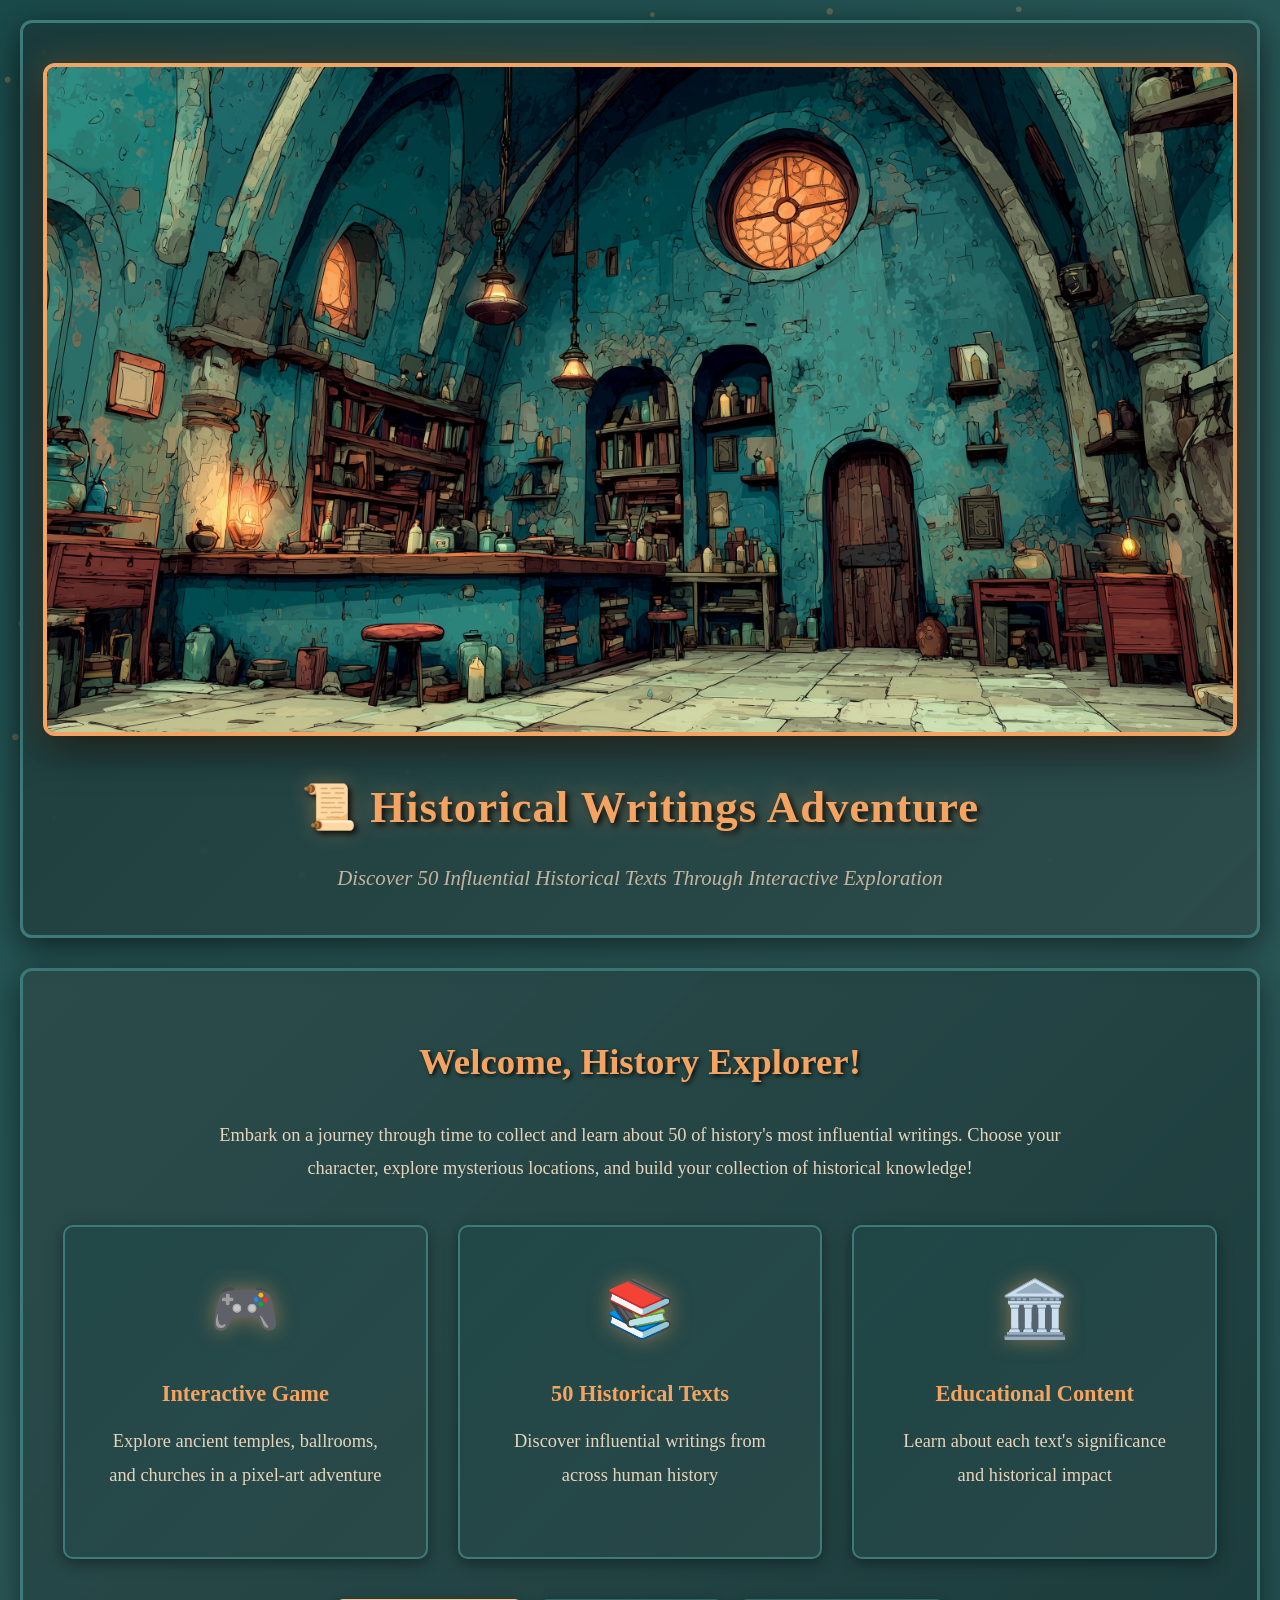
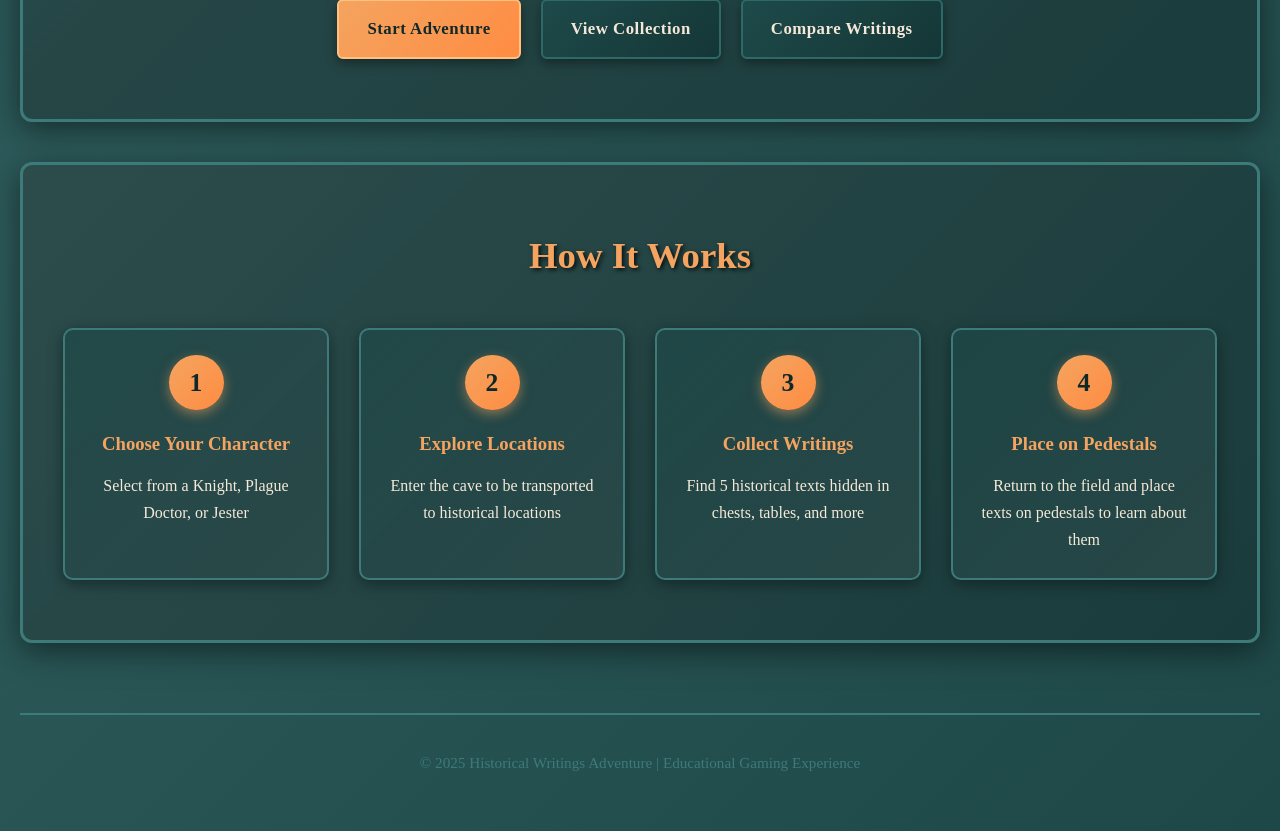
<file: index.html>
<!DOCTYPE html>
<html lang="en">
<head>
    <meta charset="UTF-8">
    <meta name="viewport" content="width=device-width, initial-scale=1.0">
    <title>Historical Writings Adventure - Learn History Through Gaming</title>
    <link rel="stylesheet" href="styles.css">
</head>
<body>
    <canvas id="particleCanvas" class="particle-canvas"></canvas>

    <div class="container">
        <header>
            <div class="header-image">
                <img src="weekelevenpic.png" alt="Historical Writings Adventure" onerror="this.style.display='none'">
            </div>
            <h1>📜 Historical Writings Adventure</h1>
            <p class="tagline">Discover 50 Influential Historical Texts Through Interactive Exploration</p>
        </header>

        <main>
            <section class="hero">
                <div class="hero-content">
                    <h2>Welcome, History Explorer!</h2>
                    <p>Embark on a journey through time to collect and learn about 50 of history's most influential writings. Choose your character, explore mysterious locations, and build your collection of historical knowledge!</p>

                    <div class="features">
                        <div class="feature">
                            <div class="icon">🎮</div>
                            <h3>Interactive Game</h3>
                            <p>Explore ancient temples, ballrooms, and churches in a pixel-art adventure</p>
                        </div>
                        <div class="feature">
                            <div class="icon">📚</div>
                            <h3>50 Historical Texts</h3>
                            <p>Discover influential writings from across human history</p>
                        </div>
                        <div class="feature">
                            <div class="icon">🏛️</div>
                            <h3>Educational Content</h3>
                            <p>Learn about each text's significance and historical impact</p>
                        </div>
                    </div>

                    <div class="cta-buttons">
                        <a href="game.html" class="btn btn-primary">Start Adventure</a>
                        <a href="collection.html" class="btn btn-secondary">View Collection</a>
                        <a href="compare.html" class="btn btn-secondary">Compare Writings</a>
                    </div>
                </div>
            </section>

            <section class="about">
                <h2>How It Works</h2>
                <div class="steps">
                    <div class="step">
                        <div class="step-number">1</div>
                        <h3>Choose Your Character</h3>
                        <p>Select from a Knight, Plague Doctor, or Jester</p>
                    </div>
                    <div class="step">
                        <div class="step-number">2</div>
                        <h3>Explore Locations</h3>
                        <p>Enter the cave to be transported to historical locations</p>
                    </div>
                    <div class="step">
                        <div class="step-number">3</div>
                        <h3>Collect Writings</h3>
                        <p>Find 5 historical texts hidden in chests, tables, and more</p>
                    </div>
                    <div class="step">
                        <div class="step-number">4</div>
                        <h3>Place on Pedestals</h3>
                        <p>Return to the field and place texts on pedestals to learn about them</p>
                    </div>
                </div>
            </section>
        </main>

        <footer>
            <p>&copy; 2025 Historical Writings Adventure | Educational Gaming Experience</p>
        </footer>
    </div>

    <script src="particles.js"></script>
</body>
</html>
</file>
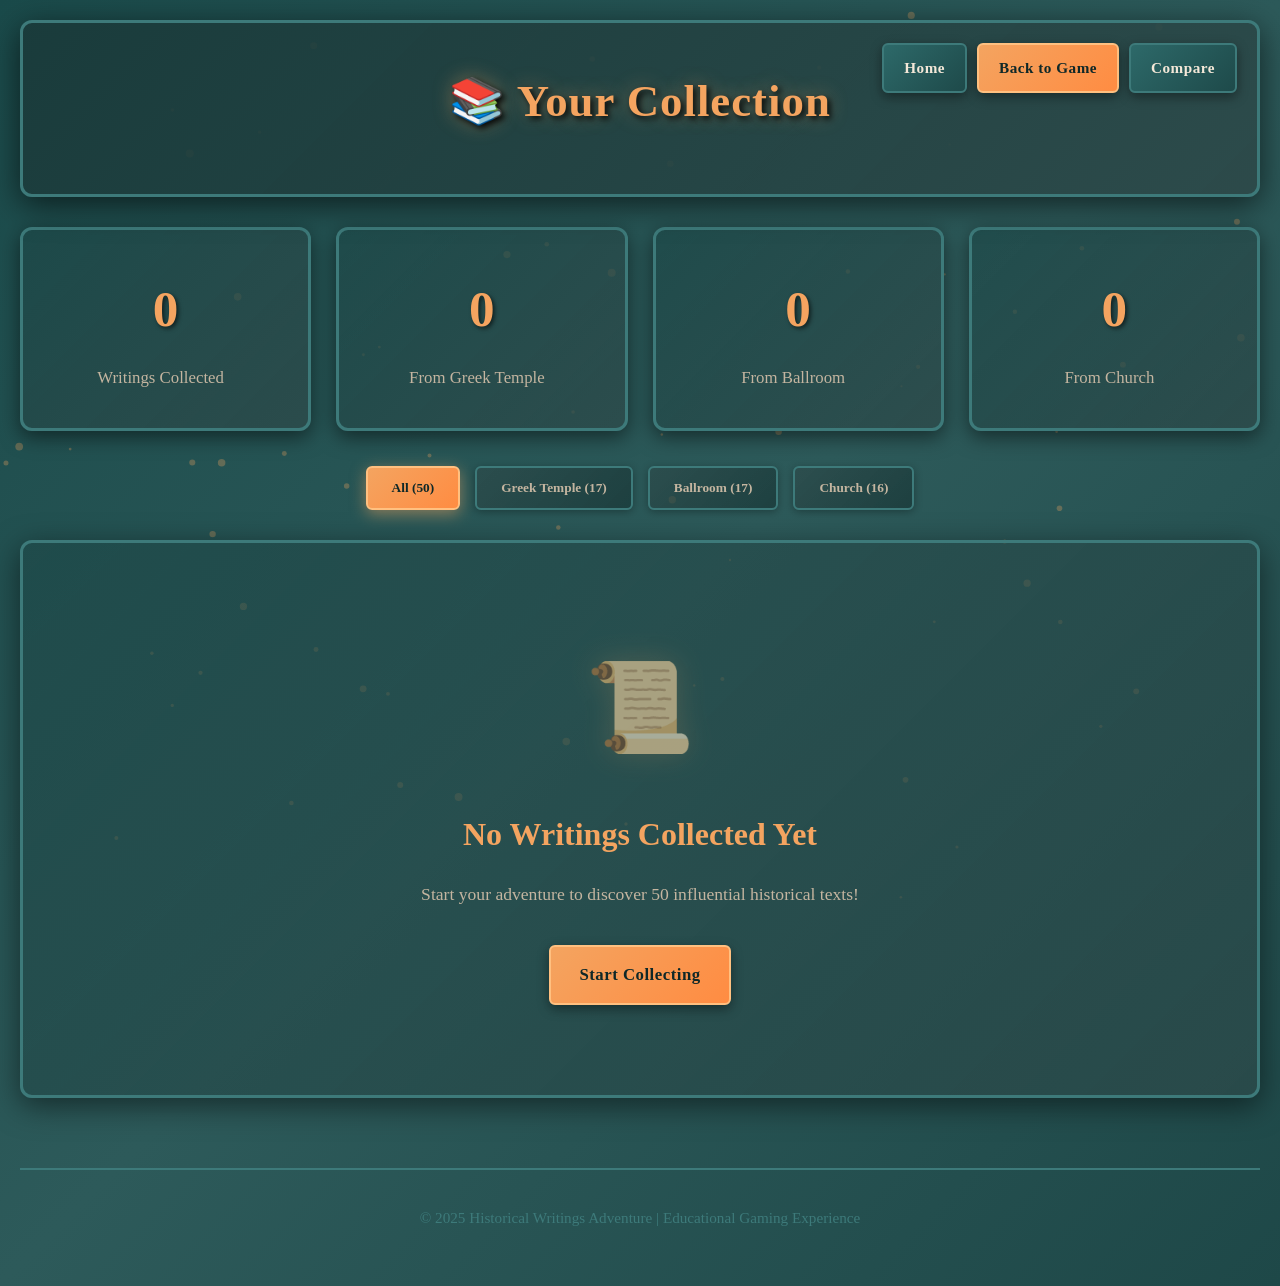
<file: collection.html>
<!DOCTYPE html>
<html lang="en">
<head>
    <meta charset="UTF-8">
    <meta name="viewport" content="width=device-width, initial-scale=1.0">
    <title>Your Collection - Historical Writings Adventure</title>
    <link rel="stylesheet" href="styles.css">
</head>
<body>
    <canvas id="particleCanvas" class="particle-canvas"></canvas>

    <div class="container">
        <header>
            <h1>📚 Your Collection</h1>
            <div class="header-controls">
                <a href="index.html" class="btn btn-small">Home</a>
                <a href="game.html" class="btn btn-small btn-primary">Back to Game</a>
                <a href="compare.html" class="btn btn-small">Compare</a>
            </div>
        </header>

        <main class="collection-page">
            <div class="collection-stats">
                <div class="stat-card">
                    <div class="stat-number" id="collectedCount">0</div>
                    <div class="stat-label">Writings Collected</div>
                </div>
                <div class="stat-card">
                    <div class="stat-number" id="templeCount">0</div>
                    <div class="stat-label">From Greek Temple</div>
                </div>
                <div class="stat-card">
                    <div class="stat-number" id="ballroomCount">0</div>
                    <div class="stat-label">From Ballroom</div>
                </div>
                <div class="stat-card">
                    <div class="stat-number" id="churchCount">0</div>
                    <div class="stat-label">From Church</div>
                </div>
            </div>

            <div class="collection-filters">
                <button class="filter-btn active" data-filter="all">All (50)</button>
                <button class="filter-btn" data-filter="temple">Greek Temple (17)</button>
                <button class="filter-btn" data-filter="ballroom">Ballroom (17)</button>
                <button class="filter-btn" data-filter="church">Church (16)</button>
            </div>

            <div id="collectionGrid" class="collection-grid">
                <!-- Items will be dynamically added here -->
            </div>

            <div id="noCollection" class="no-collection">
                <div class="empty-state">
                    <div class="empty-icon">📜</div>
                    <h2>No Writings Collected Yet</h2>
                    <p>Start your adventure to discover 50 influential historical texts!</p>
                    <a href="game.html" class="btn btn-primary">Start Collecting</a>
                </div>
            </div>
        </main>

        <footer>
            <p>&copy; 2025 Historical Writings Adventure | Educational Gaming Experience</p>
        </footer>
    </div>

    <!-- Detail Modal -->
    <div id="collectionDetailModal" class="modal">
        <div class="modal-content">
            <button class="close-modal">&times;</button>
            <div class="modal-header">
                <h2 id="modalTitle"></h2>
                <div class="modal-meta">
                    <span id="modalAuthor"></span>
                    <span id="modalYear"></span>
                </div>
            </div>
            <div class="modal-body">
                <div class="modal-section">
                    <h3>Summary</h3>
                    <p id="modalSummary"></p>
                </div>
                <div class="modal-section">
                    <h3>Description</h3>
                    <p id="modalDescription"></p>
                </div>
                <div class="modal-section">
                    <h3>Key Concepts</h3>
                    <ul id="modalConcepts"></ul>
                </div>
                <div class="modal-section">
                    <h3>Historical Significance</h3>
                    <p id="modalSignificance"></p>
                </div>
            </div>
            <div class="modal-footer">
                <button class="btn btn-secondary close-modal-btn">Close</button>
            </div>
        </div>
    </div>

    <script src="historical-data.js"></script>
    <script src="particles.js"></script>
    <script src="collection.js"></script>
</body>
</html>
</file>
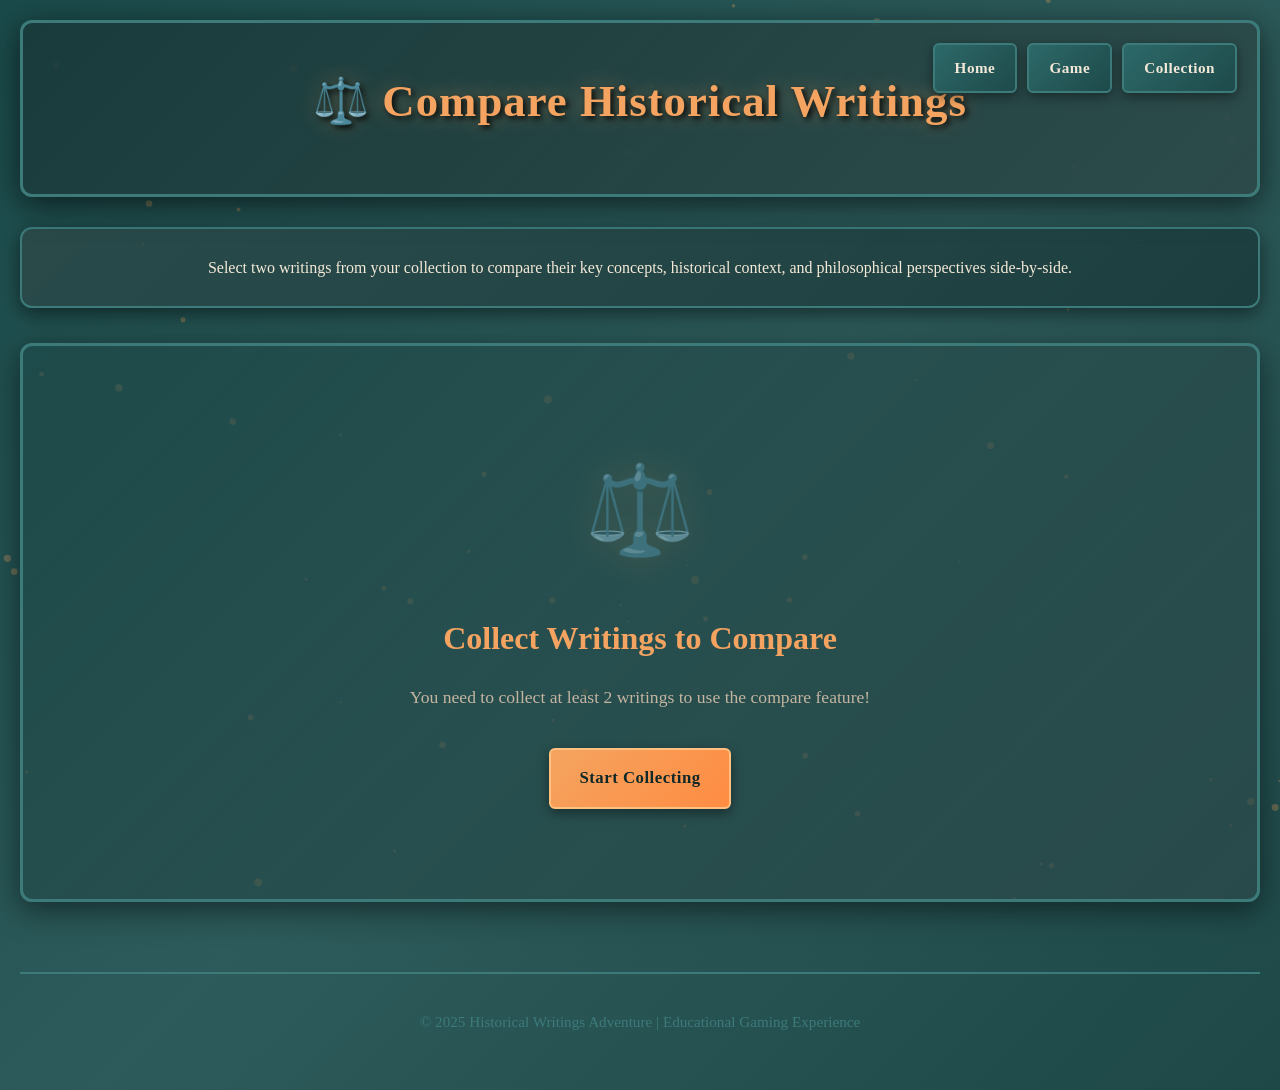
<file: compare.html>
<!DOCTYPE html>
<html lang="en">
<head>
    <meta charset="UTF-8">
    <meta name="viewport" content="width=device-width, initial-scale=1.0">
    <title>Compare Writings - Historical Writings Adventure</title>
    <link rel="stylesheet" href="styles.css">
</head>
<body>
    <canvas id="particleCanvas" class="particle-canvas"></canvas>

    <div class="container">
        <header>
            <h1>⚖️ Compare Historical Writings</h1>
            <div class="header-controls">
                <a href="index.html" class="btn btn-small">Home</a>
                <a href="game.html" class="btn btn-small">Game</a>
                <a href="collection.html" class="btn btn-small">Collection</a>
            </div>
        </header>

        <main class="compare-page">
            <div class="compare-intro">
                <p>Select two writings from your collection to compare their key concepts, historical context, and philosophical perspectives side-by-side.</p>
            </div>

            <!-- Selection Area -->
            <div class="compare-selection">
                <div class="selection-panel">
                    <h3>First Writing</h3>
                    <select id="writing1Select" class="writing-select">
                        <option value="">Select a writing...</option>
                    </select>
                    <div id="writing1Preview" class="writing-preview"></div>
                </div>

                <div class="selection-panel">
                    <h3>Second Writing</h3>
                    <select id="writing2Select" class="writing-select">
                        <option value="">Select a writing...</option>
                    </select>
                    <div id="writing2Preview" class="writing-preview"></div>
                </div>
            </div>

            <div class="compare-button-container">
                <button id="compareButton" class="btn btn-primary btn-large" disabled>Compare Writings</button>
            </div>

            <!-- Comparison Results -->
            <div id="comparisonResults" class="comparison-results" style="display: none;">
                <div class="comparison-header">
                    <h2>Comparison Results</h2>
                    <button id="clearComparison" class="btn btn-small btn-secondary">Clear</button>
                </div>

                <!-- Side by Side Info -->
                <div class="comparison-grid">
                    <div class="comparison-card">
                        <h3 id="compare1Title"></h3>
                        <div class="comparison-meta">
                            <span id="compare1Author"></span>
                            <span id="compare1Year"></span>
                        </div>
                        <div class="comparison-section">
                            <h4>Summary</h4>
                            <p id="compare1Summary"></p>
                        </div>
                        <div class="comparison-section">
                            <h4>Key Concepts</h4>
                            <ul id="compare1Concepts"></ul>
                        </div>
                    </div>

                    <div class="comparison-card">
                        <h3 id="compare2Title"></h3>
                        <div class="comparison-meta">
                            <span id="compare2Author"></span>
                            <span id="compare2Year"></span>
                        </div>
                        <div class="comparison-section">
                            <h4>Summary</h4>
                            <p id="compare2Summary"></p>
                        </div>
                        <div class="comparison-section">
                            <h4>Key Concepts</h4>
                            <ul id="compare2Concepts"></ul>
                        </div>
                    </div>
                </div>

                <!-- Analysis Section -->
                <div class="analysis-section">
                    <h3>📊 Comparative Analysis</h3>

                    <div class="analysis-card">
                        <h4>⏰ Historical Proximity</h4>
                        <div id="historicalProximity"></div>
                    </div>

                    <div class="analysis-card">
                        <h4>🔗 Shared Concepts</h4>
                        <div id="sharedConcepts"></div>
                    </div>

                    <div class="analysis-card">
                        <h4>⚡ Contrasting Philosophies</h4>
                        <div id="contrastingPhilosophies"></div>
                    </div>

                    <div class="analysis-card">
                        <h4>🌍 Cultural Context</h4>
                        <div id="culturalContext"></div>
                    </div>
                </div>
            </div>

            <!-- No Collection Message -->
            <div id="noCompareCollection" class="no-collection">
                <div class="empty-state">
                    <div class="empty-icon">⚖️</div>
                    <h2>Collect Writings to Compare</h2>
                    <p>You need to collect at least 2 writings to use the compare feature!</p>
                    <a href="game.html" class="btn btn-primary">Start Collecting</a>
                </div>
            </div>
        </main>

        <footer>
            <p>&copy; 2025 Historical Writings Adventure | Educational Gaming Experience</p>
        </footer>
    </div>

    <script src="historical-data.js"></script>
    <script src="particles.js"></script>
    <script src="compare.js"></script>
</body>
</html>
</file>
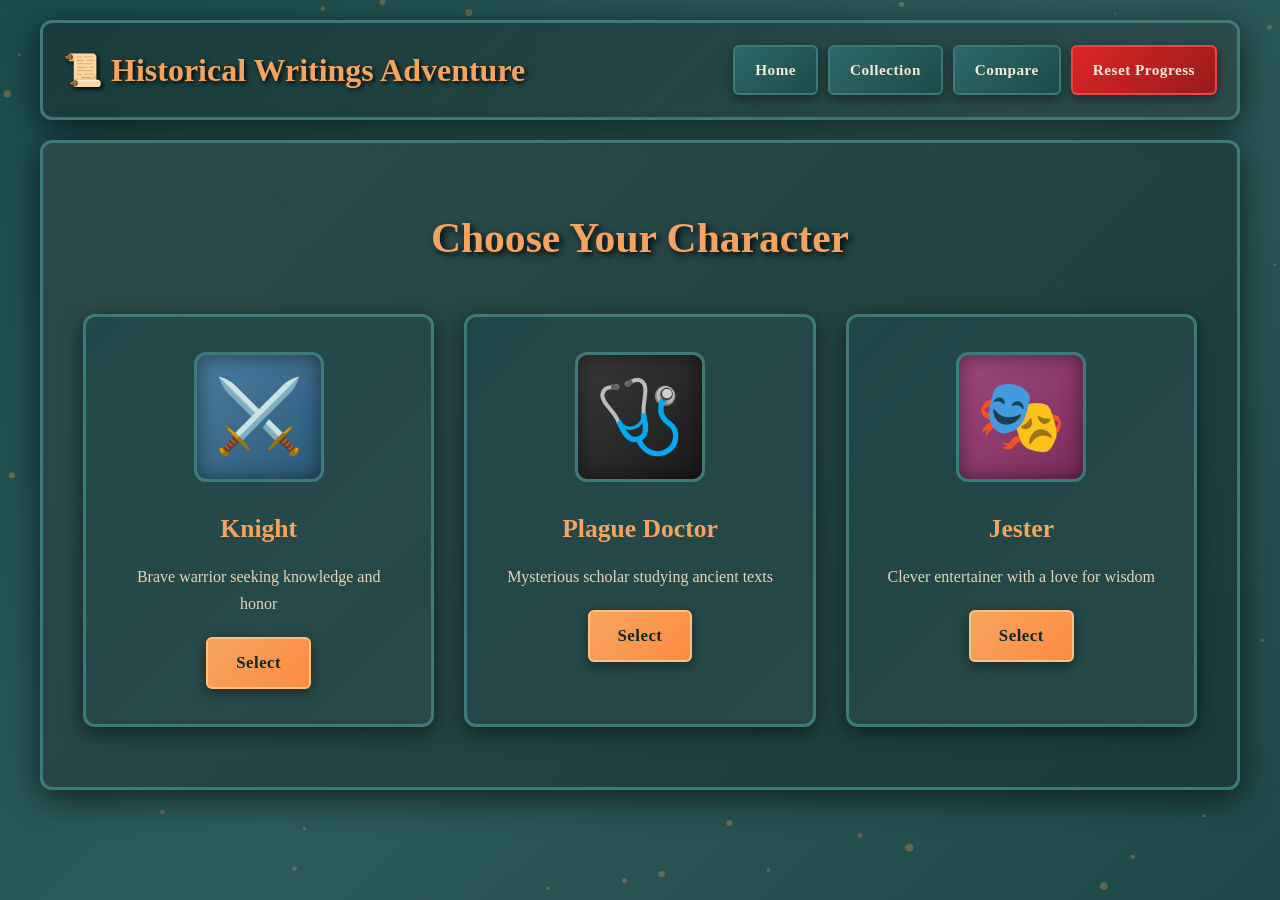
<file: game.html>
<!DOCTYPE html>
<html lang="en">
<head>
    <meta charset="UTF-8">
    <meta name="viewport" content="width=device-width, initial-scale=1.0">
    <title>Historical Writings Adventure - Game</title>
    <link rel="stylesheet" href="styles.css">
</head>
<body class="game-body">
    <canvas id="particleCanvas" class="particle-canvas"></canvas>

    <div class="game-container">
        <div class="game-header">
            <h1>📜 Historical Writings Adventure</h1>
            <div class="game-controls">
                <a href="index.html" class="btn btn-small">Home</a>
                <a href="collection.html" class="btn btn-small">Collection</a>
                <a href="compare.html" class="btn btn-small">Compare</a>
                <button id="resetGame" class="btn btn-small btn-danger">Reset Progress</button>
            </div>
        </div>

        <!-- Character Selection Screen -->
        <div id="characterSelection" class="screen active">
            <h2>Choose Your Character</h2>
            <div class="character-grid">
                <div class="character-card" data-character="knight">
                    <div class="character-sprite knight-sprite"></div>
                    <h3>Knight</h3>
                    <p>Brave warrior seeking knowledge and honor</p>
                    <button class="btn btn-primary select-character">Select</button>
                </div>
                <div class="character-card" data-character="plagueDoctor">
                    <div class="character-sprite doctor-sprite"></div>
                    <h3>Plague Doctor</h3>
                    <p>Mysterious scholar studying ancient texts</p>
                    <button class="btn btn-primary select-character">Select</button>
                </div>
                <div class="character-card" data-character="jester">
                    <div class="character-sprite jester-sprite"></div>
                    <h3>Jester</h3>
                    <p>Clever entertainer with a love for wisdom</p>
                    <button class="btn btn-primary select-character">Select</button>
                </div>
            </div>
        </div>

        <!-- Game Screen -->
        <div id="gameScreen" class="screen">
            <div class="game-ui">
                <div class="ui-left">
                    <div class="stat-box">
                        <span class="stat-label">Pedestals Filled:</span>
                        <span id="pedestalsCount">0 / 50</span>
                    </div>
                    <div class="stat-box">
                        <span class="stat-label">In Inventory:</span>
                        <span id="inventoryCount">0 / 5</span>
                    </div>
                </div>
                <div class="ui-right">
                    <div id="currentLocation" class="location-indicator">Open Field</div>
                </div>
            </div>

            <canvas id="gameCanvas"></canvas>

            <div class="game-instructions">
                <p><strong>Controls:</strong> Arrow Keys or WASD to move | E to interact | ESC to close popups</p>
            </div>
        </div>

        <!-- Summary Popup -->
        <div id="summaryPopup" class="popup">
            <div class="popup-content">
                <button class="close-popup">&times;</button>
                <h2 id="popupTitle"></h2>
                <div class="popup-meta">
                    <span id="popupAuthor"></span>
                    <span id="popupYear"></span>
                </div>
                <div id="popupSummary" class="popup-summary"></div>
                <button class="btn btn-primary close-popup-btn">Continue (ESC)</button>
            </div>
        </div>

        <!-- Detail Popup (for detailed view) -->
        <div id="detailPopup" class="popup">
            <div class="popup-content large">
                <button class="close-popup">&times;</button>
                <h2 id="detailTitle"></h2>
                <div class="popup-meta">
                    <span id="detailAuthor"></span>
                    <span id="detailYear"></span>
                </div>
                <div id="detailDescription" class="popup-description"></div>
                <div class="detail-section">
                    <h3>Key Concepts</h3>
                    <ul id="detailConcepts"></ul>
                </div>
                <div class="detail-section">
                    <h3>Historical Significance</h3>
                    <p id="detailSignificance"></p>
                </div>
                <button class="btn btn-primary close-popup-btn">Close (ESC)</button>
            </div>
        </div>
    </div>

    <script src="historical-data.js"></script>
    <script src="particles.js"></script>
    <script src="game.js"></script>
</body>
</html>
</file>
<file: styles.css>
/* Reset and Base Styles */
* {
    margin: 0;
    padding: 0;
    box-sizing: border-box;
}

body {
    font-family: 'Georgia', 'Garamond', 'Times New Roman', serif;
    background: linear-gradient(135deg, #1a4a4a 0%, #2d5a5a 50%, #1e4848 100%);
    color: #f4ead8;
    line-height: 1.7;
    min-height: 100vh;
    position: relative;
}

.container {
    max-width: 1400px;
    margin: 0 auto;
    padding: 20px;
}

/* Header */
header {
    text-align: center;
    padding: 40px 20px;
    background: linear-gradient(135deg, rgba(26, 58, 58, 0.9) 0%, rgba(45, 74, 74, 0.95) 100%);
    border-radius: 12px;
    margin-bottom: 30px;
    border: 3px solid #3d7a7a;
    position: relative;
    box-shadow: 0 8px 32px rgba(0, 0, 0, 0.6);
}

header h1 {
    font-size: 2.8rem;
    color: #f4a460;
    text-shadow: 3px 3px 6px rgba(0, 0, 0, 0.9), 0 0 20px rgba(244, 164, 96, 0.4);
    margin-bottom: 15px;
    font-family: 'Georgia', 'Garamond', serif;
    font-weight: 700;
    letter-spacing: 1px;
}

.tagline {
    font-size: 1.3rem;
    color: #c4b5a0;
    font-style: italic;
    font-weight: 300;
}

.header-controls {
    position: absolute;
    top: 20px;
    right: 20px;
    display: flex;
    gap: 10px;
}

/* Hero Section */
.hero {
    background: linear-gradient(135deg, rgba(45, 74, 74, 0.85) 0%, rgba(26, 58, 58, 0.9) 100%);
    padding: 60px 40px;
    border-radius: 12px;
    margin-bottom: 40px;
    border: 3px solid #3d7a7a;
    box-shadow: 0 8px 32px rgba(0, 0, 0, 0.5);
}

.hero-content {
    text-align: center;
}

.hero h2 {
    font-size: 2.3rem;
    color: #f4a460;
    margin-bottom: 25px;
    font-family: 'Georgia', 'Garamond', serif;
    font-weight: 600;
    text-shadow: 2px 2px 4px rgba(0, 0, 0, 0.8);
}

.hero p {
    font-size: 1.15rem;
    margin-bottom: 30px;
    max-width: 850px;
    margin-left: auto;
    margin-right: auto;
    color: #e8d4ba;
    line-height: 1.8;
}

/* Features */
.features {
    display: grid;
    grid-template-columns: repeat(auto-fit, minmax(250px, 1fr));
    gap: 30px;
    margin: 40px 0;
}

.feature {
    background: linear-gradient(135deg, rgba(29, 72, 72, 0.6) 0%, rgba(45, 74, 74, 0.7) 100%);
    padding: 35px;
    border-radius: 10px;
    border: 2px solid #3d7a7a;
    text-align: center;
    transition: all 0.3s ease;
    box-shadow: 0 4px 15px rgba(0, 0, 0, 0.4);
}

.feature:hover {
    transform: translateY(-8px);
    border-color: #f4a460;
    box-shadow: 0 8px 25px rgba(244, 164, 96, 0.3);
}

.icon {
    font-size: 3.5rem;
    margin-bottom: 18px;
    filter: drop-shadow(0 0 10px rgba(244, 164, 96, 0.5));
}

.feature h3 {
    color: #f4a460;
    margin-bottom: 12px;
    font-family: 'Georgia', 'Garamond', serif;
    font-weight: 600;
    font-size: 1.4rem;
}

/* Buttons */
.btn {
    display: inline-block;
    padding: 14px 28px;
    background: linear-gradient(135deg, #2d6969 0%, #1e4a4a 100%);
    color: #f4e8d8;
    text-decoration: none;
    border: 2px solid #3d7a7a;
    border-radius: 6px;
    font-family: 'Georgia', 'Garamond', serif;
    font-weight: 600;
    cursor: pointer;
    transition: all 0.3s ease;
    font-size: 1.05rem;
    box-shadow: 0 4px 12px rgba(0, 0, 0, 0.4);
    letter-spacing: 0.5px;
}

.btn:hover {
    background: linear-gradient(135deg, #3d7a7a 0%, #2d6969 100%);
    transform: translateY(-3px);
    box-shadow: 0 6px 18px rgba(244, 164, 96, 0.4);
    border-color: #f4a460;
}

.btn-primary {
    background: linear-gradient(135deg, #f4a460 0%, #ff8c42 100%);
    color: #0f2828;
    border-color: #ffc080;
}

.btn-primary:hover {
    background: linear-gradient(135deg, #ffc080 0%, #f4a460 100%);
    box-shadow: 0 6px 20px rgba(244, 164, 96, 0.6);
}

.btn-secondary {
    background: linear-gradient(135deg, #1e4a4a 0%, #153636 100%);
    border-color: #2d6969;
}

.btn-secondary:hover {
    background: linear-gradient(135deg, #2d6969 0%, #1e4a4a 100%);
}

.btn-small {
    padding: 10px 20px;
    font-size: 0.95rem;
}

.btn-danger {
    background: linear-gradient(135deg, #dc2626 0%, #991b1b 100%);
    border-color: #ef4444;
}

.btn-danger:hover {
    background: linear-gradient(135deg, #ef4444 0%, #dc2626 100%);
}

.cta-buttons {
    display: flex;
    gap: 20px;
    justify-content: center;
    margin-top: 30px;
}

/* About Section */
.about {
    background: linear-gradient(135deg, rgba(45, 74, 74, 0.85) 0%, rgba(26, 58, 58, 0.9) 100%);
    padding: 60px 40px;
    border-radius: 12px;
    margin-bottom: 40px;
    border: 3px solid #3d7a7a;
    box-shadow: 0 8px 32px rgba(0, 0, 0, 0.5);
}

.about h2 {
    text-align: center;
    font-size: 2.3rem;
    color: #f4a460;
    margin-bottom: 40px;
    font-family: 'Georgia', 'Garamond', serif;
    font-weight: 600;
    text-shadow: 2px 2px 4px rgba(0, 0, 0, 0.8);
}

.steps {
    display: grid;
    grid-template-columns: repeat(auto-fit, minmax(200px, 1fr));
    gap: 30px;
}

.step {
    text-align: center;
    padding: 25px;
    background: linear-gradient(135deg, rgba(29, 72, 72, 0.6) 0%, rgba(45, 74, 74, 0.7) 100%);
    border-radius: 10px;
    border: 2px solid #3d7a7a;
    box-shadow: 0 4px 15px rgba(0, 0, 0, 0.4);
    transition: all 0.3s ease;
}

.step:hover {
    transform: translateY(-5px);
    border-color: #f4a460;
}

.step-number {
    width: 55px;
    height: 55px;
    background: linear-gradient(135deg, #f4a460 0%, #ff8c42 100%);
    color: #0f2828;
    border-radius: 50%;
    display: flex;
    align-items: center;
    justify-content: center;
    font-size: 1.6rem;
    font-weight: 700;
    margin: 0 auto 18px;
    box-shadow: 0 4px 12px rgba(244, 164, 96, 0.5);
}

.step h3 {
    color: #f4a460;
    margin-bottom: 12px;
    font-family: 'Georgia', 'Garamond', serif;
    font-weight: 600;
}

/* Game Body */
.game-body {
    background: linear-gradient(135deg, #1a4a4a 0%, #2d5a5a 50%, #1e4848 100%);
}

.game-container {
    max-width: 100%;
    padding: 20px;
    display: flex;
    flex-direction: column;
    align-items: center;
}

.game-header {
    width: 100%;
    max-width: 1200px;
    display: flex;
    justify-content: space-between;
    align-items: center;
    padding: 20px;
    background: linear-gradient(135deg, rgba(26, 58, 58, 0.9) 0%, rgba(45, 74, 74, 0.95) 100%);
    border-radius: 12px;
    margin-bottom: 20px;
    border: 3px solid #3d7a7a;
    box-shadow: 0 8px 32px rgba(0, 0, 0, 0.6);
}

.game-header h1 {
    font-size: 2rem;
    color: #f4a460;
    font-family: 'Georgia', 'Garamond', serif;
    text-shadow: 2px 2px 4px rgba(0, 0, 0, 0.9);
}

.game-controls {
    display: flex;
    gap: 10px;
}

/* Screens */
.screen {
    display: none;
    width: 100%;
    max-width: 1200px;
}

.screen.active {
    display: block;
}

/* Character Selection */
#characterSelection {
    background: linear-gradient(135deg, rgba(45, 74, 74, 0.9) 0%, rgba(26, 58, 58, 0.95) 100%);
    padding: 60px 40px;
    border-radius: 12px;
    border: 3px solid #3d7a7a;
    text-align: center;
    box-shadow: 0 8px 32px rgba(0, 0, 0, 0.6);
}

#characterSelection h2 {
    font-size: 2.6rem;
    color: #f4a460;
    margin-bottom: 40px;
    font-family: 'Georgia', 'Garamond', serif;
    font-weight: 600;
    text-shadow: 3px 3px 6px rgba(0, 0, 0, 0.9);
}

.character-grid {
    display: grid;
    grid-template-columns: repeat(auto-fit, minmax(280px, 1fr));
    gap: 30px;
    margin-top: 30px;
}

.character-card {
    background: linear-gradient(135deg, rgba(29, 72, 72, 0.7) 0%, rgba(45, 74, 74, 0.8) 100%);
    padding: 35px;
    border-radius: 12px;
    border: 3px solid #3d7a7a;
    transition: all 0.3s ease;
    cursor: pointer;
    box-shadow: 0 6px 20px rgba(0, 0, 0, 0.5);
}

.character-card:hover {
    transform: translateY(-12px);
    border-color: #f4a460;
    box-shadow: 0 12px 35px rgba(244, 164, 96, 0.4);
}

.character-sprite {
    width: 130px;
    height: 130px;
    margin: 0 auto 25px;
    border-radius: 12px;
    background: rgba(15, 40, 40, 0.5);
    display: flex;
    align-items: center;
    justify-content: center;
    font-size: 4.5rem;
    border: 3px solid #3d7a7a;
    box-shadow: inset 0 0 20px rgba(0, 0, 0, 0.5);
}

.knight-sprite {
    background: linear-gradient(135deg, #4a7c9e 0%, #2d5a7b 100%);
}

.knight-sprite::before {
    content: '⚔️';
}

.doctor-sprite {
    background: linear-gradient(135deg, #3a3a3a 0%, #1a1a1a 100%);
}

.doctor-sprite::before {
    content: '🩺';
}

.jester-sprite {
    background: linear-gradient(135deg, #9e4a7c 0%, #7b2d5a 100%);
}

.jester-sprite::before {
    content: '🎭';
}

.character-card h3 {
    color: #f4a460;
    font-size: 1.6rem;
    margin-bottom: 12px;
    font-family: 'Georgia', 'Garamond', serif;
    font-weight: 600;
}

.character-card p {
    margin-bottom: 20px;
    color: #e8d4ba;
}

/* Game UI */
.game-ui {
    width: 100%;
    max-width: 1200px;
    display: flex;
    justify-content: space-between;
    padding: 15px;
    background: linear-gradient(135deg, rgba(26, 58, 58, 0.85) 0%, rgba(45, 74, 74, 0.9) 100%);
    border-radius: 10px;
    margin-bottom: 10px;
    border: 2px solid #3d7a7a;
    box-shadow: 0 4px 15px rgba(0, 0, 0, 0.5);
}

.ui-left, .ui-right {
    display: flex;
    gap: 20px;
    align-items: center;
}

.stat-box {
    padding: 10px 18px;
    background: rgba(15, 40, 40, 0.6);
    border-radius: 6px;
    border: 2px solid #3d7a7a;
    font-family: 'Georgia', serif;
}

.stat-label {
    color: #c4b5a0;
    margin-right: 10px;
}

#pedestalsCount,
#inventoryCount {
    color: #f4a460;
    font-weight: 700;
}

.location-indicator {
    padding: 10px 22px;
    background: linear-gradient(135deg, #1e4a4a 0%, #153636 100%);
    border-radius: 6px;
    border: 2px solid #3d7a7a;
    color: #f4a460;
    font-weight: 700;
    font-family: 'Georgia', serif;
    box-shadow: 0 2px 8px rgba(244, 164, 96, 0.3);
}

/* Canvas */
#gameCanvas {
    border: 4px solid #3d7a7a;
    border-radius: 10px;
    background: #0f2828;
    display: block;
    margin: 0 auto;
    box-shadow: 0 12px 40px rgba(0, 0, 0, 0.7), 0 0 20px rgba(244, 164, 96, 0.2);
    image-rendering: pixelated;
    image-rendering: crisp-edges;
}

.game-instructions {
    width: 100%;
    max-width: 1200px;
    text-align: center;
    padding: 15px;
    background: linear-gradient(135deg, rgba(26, 58, 58, 0.75) 0%, rgba(45, 74, 74, 0.8) 100%);
    border-radius: 10px;
    margin-top: 10px;
    border: 2px solid #3d7a7a;
    color: #c4b5a0;
    font-family: 'Georgia', serif;
}

/* Popups */
.popup {
    display: none;
    position: fixed;
    top: 0;
    left: 0;
    width: 100%;
    height: 100%;
    background: rgba(15, 40, 40, 0.92);
    z-index: 1000;
    align-items: center;
    justify-content: center;
}

.popup.active {
    display: flex;
}

.popup-content {
    background: linear-gradient(135deg, #1e4848 0%, #153636 100%);
    padding: 45px;
    border-radius: 12px;
    border: 3px solid #f4a460;
    max-width: 650px;
    width: 90%;
    max-height: 85vh;
    overflow-y: auto;
    position: relative;
    box-shadow: 0 20px 60px rgba(0, 0, 0, 0.9), 0 0 40px rgba(244, 164, 96, 0.2);
}

.popup-content.large {
    max-width: 800px;
}

.close-popup {
    position: absolute;
    top: 15px;
    right: 15px;
    background: linear-gradient(135deg, #dc2626 0%, #991b1b 100%);
    color: #f4e8d8;
    border: 2px solid #ef4444;
    width: 38px;
    height: 38px;
    border-radius: 50%;
    font-size: 1.6rem;
    cursor: pointer;
    display: flex;
    align-items: center;
    justify-content: center;
    transition: all 0.3s ease;
    box-shadow: 0 2px 8px rgba(0, 0, 0, 0.4);
}

.close-popup:hover {
    background: linear-gradient(135deg, #ef4444 0%, #dc2626 100%);
    transform: rotate(90deg);
    box-shadow: 0 4px 12px rgba(239, 68, 68, 0.5);
}

.popup-content h2 {
    color: #f4a460;
    margin-bottom: 18px;
    font-size: 2rem;
    font-family: 'Georgia', 'Garamond', serif;
    font-weight: 600;
    text-shadow: 2px 2px 4px rgba(0, 0, 0, 0.8);
}

.popup-meta {
    display: flex;
    gap: 20px;
    margin-bottom: 22px;
    padding-bottom: 15px;
    border-bottom: 2px solid #3d7a7a;
    color: #c4b5a0;
    font-family: 'Georgia', serif;
}

.popup-summary,
.popup-description {
    margin-bottom: 20px;
    line-height: 1.8;
}

.detail-section {
    margin-top: 25px;
    padding-top: 20px;
    border-top: 2px solid #3d7a7a;
}

.detail-section h3 {
    color: #f4a460;
    margin-bottom: 15px;
    font-family: 'Georgia', 'Garamond', serif;
    font-weight: 600;
    font-size: 1.3rem;
}

.detail-section ul {
    list-style: none;
    padding-left: 0;
}

.detail-section li {
    padding: 8px 0;
    padding-left: 25px;
    position: relative;
}

.detail-section li::before {
    content: '▸';
    position: absolute;
    left: 0;
    color: #f4a460;
}

.close-popup-btn {
    margin-top: 20px;
    width: 100%;
}

/* Collection Page */
.collection-page {
    min-height: 70vh;
}

.collection-stats {
    display: grid;
    grid-template-columns: repeat(auto-fit, minmax(200px, 1fr));
    gap: 25px;
    margin-bottom: 35px;
}

.stat-card {
    background: linear-gradient(135deg, rgba(29, 72, 72, 0.7) 0%, rgba(45, 74, 74, 0.8) 100%);
    padding: 35px;
    border-radius: 12px;
    border: 3px solid #3d7a7a;
    text-align: center;
    transition: all 0.3s ease;
    box-shadow: 0 6px 20px rgba(0, 0, 0, 0.5);
}

.stat-card:hover {
    transform: translateY(-8px);
    border-color: #f4a460;
    box-shadow: 0 10px 30px rgba(244, 164, 96, 0.3);
}

.stat-number {
    font-size: 3.2rem;
    color: #f4a460;
    font-weight: 700;
    margin-bottom: 12px;
    font-family: 'Georgia', 'Garamond', serif;
    text-shadow: 2px 2px 4px rgba(0, 0, 0, 0.6);
}

.stat-label {
    color: #c4b5a0;
    font-size: 1.05rem;
    font-family: 'Georgia', serif;
}

.collection-filters {
    display: flex;
    gap: 15px;
    margin-bottom: 30px;
    justify-content: center;
    flex-wrap: wrap;
}

.filter-btn {
    padding: 12px 24px;
    background: linear-gradient(135deg, rgba(45, 74, 74, 0.7) 0%, rgba(26, 58, 58, 0.8) 100%);
    color: #c4b5a0;
    border: 2px solid #3d7a7a;
    border-radius: 6px;
    cursor: pointer;
    font-family: 'Georgia', serif;
    transition: all 0.3s ease;
    font-weight: 600;
    box-shadow: 0 2px 8px rgba(0, 0, 0, 0.3);
}

.filter-btn:hover {
    border-color: #f4a460;
    color: #f4a460;
    transform: translateY(-2px);
    box-shadow: 0 4px 12px rgba(244, 164, 96, 0.3);
}

.filter-btn.active {
    background: linear-gradient(135deg, #f4a460 0%, #ff8c42 100%);
    color: #0f2828;
    border-color: #ffc080;
    box-shadow: 0 4px 15px rgba(244, 164, 96, 0.5);
}

.collection-grid {
    display: grid;
    grid-template-columns: repeat(auto-fill, minmax(280px, 1fr));
    gap: 25px;
    margin-bottom: 40px;
}

.collection-item {
    background: linear-gradient(135deg, rgba(29, 72, 72, 0.6) 0%, rgba(45, 74, 74, 0.7) 100%);
    padding: 28px;
    border-radius: 12px;
    border: 3px solid #3d7a7a;
    transition: all 0.3s ease;
    text-align: center;
    box-shadow: 0 4px 15px rgba(0, 0, 0, 0.4);
}

.collection-item.collected {
    border-color: #3d7a7a;
}

.collection-item.collected:hover {
    transform: translateY(-8px);
    border-color: #f4a460;
    box-shadow: 0 12px 35px rgba(244, 164, 96, 0.3);
}

.collection-item.locked {
    opacity: 0.5;
}

.item-header {
    margin-bottom: 15px;
}

.item-location {
    display: inline-block;
    padding: 5px 12px;
    border-radius: 5px;
    font-size: 0.85rem;
    font-weight: bold;
}

.item-location.temple {
    background: #d4c4a8;
    color: #1a1a1a;
}

.item-location.ballroom {
    background: #9333ea;
    color: #fff;
}

.item-location.church {
    background: #b45309;
    color: #fff;
}

.item-icon {
    font-size: 4rem;
    margin: 20px 0;
}

.locked-icon {
    opacity: 0.3;
}

.item-title {
    color: #f4a460;
    font-size: 1.35rem;
    margin-bottom: 12px;
    font-family: 'Georgia', 'Garamond', serif;
    font-weight: 600;
}

.item-author {
    color: #c4b5a0;
    margin-bottom: 8px;
    font-family: 'Georgia', serif;
}

.item-year {
    color: #3d7a7a;
    font-size: 0.95rem;
    margin-bottom: 18px;
    font-family: 'Georgia', serif;
}

.item-subtitle {
    color: #3d7a7a;
    font-style: italic;
    font-family: 'Georgia', serif;
}

.no-collection {
    display: none;
}

.empty-state {
    text-align: center;
    padding: 90px 45px;
    background: linear-gradient(135deg, rgba(29, 72, 72, 0.6) 0%, rgba(45, 74, 74, 0.7) 100%);
    border-radius: 12px;
    border: 3px solid #3d7a7a;
    box-shadow: 0 8px 30px rgba(0, 0, 0, 0.5);
}

.empty-icon {
    font-size: 5.5rem;
    margin-bottom: 25px;
    opacity: 0.6;
    filter: drop-shadow(0 0 15px rgba(244, 164, 96, 0.3));
}

.empty-state h2 {
    color: #f4a460;
    margin-bottom: 18px;
    font-family: 'Georgia', 'Garamond', serif;
    font-weight: 600;
    font-size: 2rem;
}

.empty-state p {
    color: #c4b5a0;
    margin-bottom: 35px;
    font-family: 'Georgia', serif;
    font-size: 1.1rem;
}

/* Modal */
.modal {
    display: none;
    position: fixed;
    top: 0;
    left: 0;
    width: 100%;
    height: 100%;
    background: rgba(15, 40, 40, 0.92);
    z-index: 1000;
    align-items: center;
    justify-content: center;
    overflow-y: auto;
    padding: 20px;
}

.modal.active {
    display: flex;
}

.modal-content {
    background: linear-gradient(135deg, #1e4848 0%, #153636 100%);
    padding: 45px;
    border-radius: 12px;
    border: 3px solid #f4a460;
    max-width: 850px;
    width: 100%;
    max-height: 90vh;
    overflow-y: auto;
    position: relative;
    box-shadow: 0 25px 70px rgba(0, 0, 0, 0.9), 0 0 40px rgba(244, 164, 96, 0.2);
}

.close-modal {
    position: absolute;
    top: 15px;
    right: 15px;
    background: linear-gradient(135deg, #dc2626 0%, #991b1b 100%);
    color: #f4e8d8;
    border: 2px solid #ef4444;
    width: 38px;
    height: 38px;
    border-radius: 50%;
    font-size: 1.6rem;
    cursor: pointer;
    transition: all 0.3s ease;
    box-shadow: 0 2px 8px rgba(0, 0, 0, 0.4);
}

.close-modal:hover {
    background: linear-gradient(135deg, #ef4444 0%, #dc2626 100%);
    transform: rotate(90deg);
    box-shadow: 0 4px 12px rgba(239, 68, 68, 0.5);
}

.modal-header {
    margin-bottom: 35px;
}

.modal-header h2 {
    color: #f4a460;
    font-size: 2.2rem;
    margin-bottom: 18px;
    font-family: 'Georgia', 'Garamond', serif;
    font-weight: 600;
    text-shadow: 2px 2px 4px rgba(0, 0, 0, 0.8);
}

.modal-meta {
    display: flex;
    gap: 22px;
    padding-bottom: 18px;
    border-bottom: 2px solid #3d7a7a;
    color: #c4b5a0;
    font-family: 'Georgia', serif;
}

.modal-section {
    margin-bottom: 30px;
}

.modal-section h3 {
    color: #f4a460;
    margin-bottom: 18px;
    font-size: 1.4rem;
    font-family: 'Georgia', 'Garamond', serif;
    font-weight: 600;
}

.modal-section ul {
    list-style: none;
    padding-left: 0;
}

.modal-section li {
    padding: 8px 0;
    padding-left: 25px;
    position: relative;
    line-height: 1.6;
}

.modal-section li::before {
    content: '▸';
    position: absolute;
    left: 0;
    color: #f4a460;
}

.modal-footer {
    margin-top: 35px;
    padding-top: 22px;
    border-top: 2px solid #3d7a7a;
    text-align: center;
}

/* Footer */
footer {
    text-align: center;
    padding: 35px 20px;
    margin-top: 70px;
    border-top: 2px solid #3d7a7a;
    color: #3d7a7a;
    font-family: 'Georgia', serif;
    font-size: 0.95rem;
}

/* Responsive Design */
@media (max-width: 768px) {
    header h1 {
        font-size: 1.8rem;
    }

    .header-controls {
        position: static;
        margin-top: 20px;
        justify-content: center;
    }

    .hero h2 {
        font-size: 1.5rem;
    }

    .features,
    .steps {
        grid-template-columns: 1fr;
    }

    .cta-buttons {
        flex-direction: column;
    }

    #characterSelection h2 {
        font-size: 1.8rem;
    }

    .character-grid {
        grid-template-columns: 1fr;
    }

    #gameCanvas {
        width: 100%;
        height: auto;
    }

    .game-ui {
        flex-direction: column;
        gap: 10px;
    }

    .collection-stats {
        grid-template-columns: 1fr;
    }

    .collection-filters {
        flex-direction: column;
    }

    .collection-grid {
        grid-template-columns: 1fr;
    }

    .popup-content,
    .modal-content {
        padding: 25px;
    }
}

/* Scrollbar Styling */
::-webkit-scrollbar {
    width: 10px;
}

::-webkit-scrollbar-track {
    background: #1a1a2e;
}

::-webkit-scrollbar-thumb {
    background: #4a5568;
    border-radius: 5px;
}

::-webkit-scrollbar-thumb:hover {
    background: #6b7280;
}

/* Animations */
@keyframes fadeIn {
    from {
        opacity: 0;
        transform: translateY(20px);
    }
    to {
        opacity: 1;
        transform: translateY(0);
    }
}

.screen.active {
    animation: fadeIn 0.5s ease-out;
}

/* Particle Canvas */
.particle-canvas {
    position: fixed;
    top: 0;
    left: 0;
    width: 100%;
    height: 100%;
    z-index: -1;
    pointer-events: none;
}

/* Header Image */
.header-image {
    margin-bottom: 25px;
}

.header-image img {
    max-width: 100%;
    height: auto;
    border-radius: 12px;
    box-shadow: 0 12px 40px rgba(0, 0, 0, 0.7), 0 0 30px rgba(244, 164, 96, 0.3);
    border: 4px solid #f4a460;
}

/* Compare Mode Page */
.compare-page {
    min-height: 70vh;
}

.compare-intro {
    text-align: center;
    padding: 25px;
    background: linear-gradient(135deg, rgba(45, 74, 74, 0.8) 0%, rgba(26, 58, 58, 0.85) 100%);
    border-radius: 12px;
    margin-bottom: 35px;
    border: 2px solid #3d7a7a;
    box-shadow: 0 6px 20px rgba(0, 0, 0, 0.5);
}

.compare-selection {
    display: grid;
    grid-template-columns: repeat(auto-fit, minmax(400px, 1fr));
    gap: 35px;
    margin-bottom: 35px;
}

.selection-panel {
    background: linear-gradient(135deg, rgba(29, 72, 72, 0.7) 0%, rgba(45, 74, 74, 0.8) 100%);
    padding: 30px;
    border-radius: 12px;
    border: 3px solid #3d7a7a;
    box-shadow: 0 6px 20px rgba(0, 0, 0, 0.5);
}

.selection-panel h3 {
    color: #f4a460;
    margin-bottom: 18px;
    text-align: center;
    font-family: 'Georgia', 'Garamond', serif;
    font-weight: 600;
    font-size: 1.4rem;
}

.writing-select {
    width: 100%;
    padding: 14px;
    background: rgba(15, 40, 40, 0.7);
    color: #f4e8d8;
    border: 2px solid #3d7a7a;
    border-radius: 6px;
    font-family: 'Georgia', serif;
    font-size: 1.05rem;
    margin-bottom: 22px;
    cursor: pointer;
    transition: border-color 0.3s;
}

.writing-select:focus {
    outline: none;
    border-color: #f4a460;
    box-shadow: 0 0 0 3px rgba(244, 164, 96, 0.2);
}

.writing-select option {
    background: #153636;
    color: #f4e8d8;
}

.writing-preview {
    min-height: 160px;
    padding: 20px;
    background: rgba(15, 40, 40, 0.5);
    border-radius: 8px;
    border: 2px solid #3d7a7a;
    box-shadow: inset 0 2px 10px rgba(0, 0, 0, 0.3);
}

.preview-content h4 {
    color: #f4a460;
    margin-bottom: 12px;
    font-family: 'Georgia', 'Garamond', serif;
    font-weight: 600;
    font-size: 1.3rem;
}

.preview-author {
    color: #c4b5a0;
    font-size: 0.95rem;
    margin-bottom: 12px;
    font-family: 'Georgia', serif;
}

.preview-summary {
    line-height: 1.6;
}

.compare-button-container {
    text-align: center;
    margin-bottom: 40px;
}

.btn-large {
    padding: 15px 40px;
    font-size: 1.1rem;
}

.btn-large:disabled {
    opacity: 0.5;
    cursor: not-allowed;
}

/* Comparison Results */
.comparison-results {
    margin-top: 40px;
}

.comparison-header {
    display: flex;
    justify-content: space-between;
    align-items: center;
    margin-bottom: 35px;
    padding: 25px;
    background: linear-gradient(135deg, rgba(45, 74, 74, 0.9) 0%, rgba(26, 58, 58, 0.95) 100%);
    border-radius: 12px;
    border: 3px solid #f4a460;
    box-shadow: 0 8px 30px rgba(0, 0, 0, 0.6);
}

.comparison-header h2 {
    color: #f4a460;
    font-family: 'Georgia', 'Garamond', serif;
    font-weight: 600;
}

.comparison-grid {
    display: grid;
    grid-template-columns: repeat(auto-fit, minmax(450px, 1fr));
    gap: 35px;
    margin-bottom: 45px;
}

.comparison-card {
    background: linear-gradient(135deg, rgba(29, 72, 72, 0.7) 0%, rgba(45, 74, 74, 0.8) 100%);
    padding: 35px;
    border-radius: 12px;
    border: 3px solid #3d7a7a;
    box-shadow: 0 6px 20px rgba(0, 0, 0, 0.5);
}

.comparison-card h3 {
    color: #f4a460;
    font-size: 1.6rem;
    margin-bottom: 18px;
    font-family: 'Georgia', 'Garamond', serif;
    font-weight: 600;
}

.comparison-meta {
    display: flex;
    gap: 22px;
    margin-bottom: 22px;
    padding-bottom: 18px;
    border-bottom: 2px solid #3d7a7a;
    color: #c4b5a0;
    font-family: 'Georgia', serif;
}

.comparison-section {
    margin-bottom: 25px;
}

.comparison-section h4 {
    color: #f4a460;
    margin-bottom: 12px;
    font-size: 1.2rem;
    font-family: 'Georgia', 'Garamond', serif;
    font-weight: 600;
}

.comparison-section ul {
    list-style: none;
    padding-left: 0;
}

.comparison-section li {
    padding: 5px 0;
    padding-left: 20px;
    position: relative;
}

.comparison-section li::before {
    content: '▸';
    position: absolute;
    left: 0;
    color: #f4a460;
}

/* Analysis Section */
.analysis-section {
    margin-top: 50px;
}

.analysis-section > h3 {
    color: #f4a460;
    font-size: 2rem;
    margin-bottom: 35px;
    text-align: center;
    font-family: 'Georgia', 'Garamond', serif;
    font-weight: 600;
    text-shadow: 2px 2px 4px rgba(0, 0, 0, 0.6);
}

.analysis-card {
    background: linear-gradient(135deg, rgba(29, 72, 72, 0.7) 0%, rgba(45, 74, 74, 0.8) 100%);
    padding: 30px;
    border-radius: 12px;
    border: 3px solid #3d7a7a;
    margin-bottom: 30px;
    box-shadow: 0 6px 20px rgba(0, 0, 0, 0.5);
}

.analysis-card h4 {
    color: #f4a460;
    margin-bottom: 18px;
    font-size: 1.4rem;
    font-family: 'Georgia', 'Garamond', serif;
    font-weight: 600;
}

.proximity-same { color: #10b981; font-weight: bold; }
.proximity-close { color: #3b82f6; }
.proximity-medium { color: #8b5cf6; }
.proximity-far { color: #f59e0b; }
.proximity-very-far { color: #ef4444; }

.timeline-container {
    margin-top: 20px;
    padding: 20px;
    background: rgba(255, 255, 255, 0.05);
    border-radius: 5px;
}

.timeline-bar {
    position: relative;
    height: 60px;
    background: linear-gradient(to right, #1e4a4a 0%, #2d6969 100%);
    border-radius: 6px;
    box-shadow: inset 0 2px 8px rgba(0, 0, 0, 0.5);
}

.timeline-marker {
    position: absolute;
    top: -5px;
    transform: translateX(-50%);
}

.timeline-marker::before {
    content: '';
    display: block;
    width: 14px;
    height: 70px;
    background: linear-gradient(135deg, #f4a460 0%, #ff8c42 100%);
    border-radius: 4px;
    box-shadow: 0 0 15px rgba(244, 164, 96, 0.7), 0 4px 8px rgba(0, 0, 0, 0.4);
}

.timeline-label {
    position: absolute;
    top: 75px;
    left: 50%;
    transform: translateX(-50%);
    background: rgba(15, 40, 40, 0.9);
    padding: 8px 14px;
    border-radius: 5px;
    white-space: nowrap;
    font-size: 0.9rem;
    color: #f4a460;
    border: 2px solid #f4a460;
    font-family: 'Georgia', serif;
    font-weight: 600;
    box-shadow: 0 4px 12px rgba(0, 0, 0, 0.6);
}

.shared-exact,
.shared-similar {
    margin-bottom: 15px;
}

.shared-exact h5,
.shared-similar h5 {
    color: #f4a460;
    margin-bottom: 12px;
    font-family: 'Georgia', 'Garamond', serif;
    font-weight: 600;
    font-size: 1.1rem;
}

.shared-exact ul,
.shared-similar ul {
    list-style: none;
    padding-left: 0;
}

.concept-match {
    padding: 8px 15px;
    background: rgba(16, 185, 129, 0.2);
    border-left: 3px solid #10b981;
    margin-bottom: 5px;
    border-radius: 3px;
}

.concept-similar {
    padding: 8px 15px;
    background: rgba(59, 130, 246, 0.2);
    border-left: 3px solid #3b82f6;
    margin-bottom: 5px;
    border-radius: 3px;
}

.no-shared {
    color: #a0aec0;
    font-style: italic;
}

.contrast-list {
    list-style: none;
    padding-left: 0;
}

.contrast-list li {
    padding: 12px 15px;
    background: rgba(255, 255, 255, 0.05);
    margin-bottom: 10px;
    border-left: 3px solid #ffd700;
    border-radius: 3px;
    line-height: 1.6;
}

.contrast-list strong {
    color: #f4a460;
}

.cultural-insight {
    margin-top: 15px;
    padding: 15px;
    background: rgba(139, 92, 246, 0.2);
    border-left: 3px solid #8b5cf6;
    border-radius: 3px;
    font-style: italic;
}

.influence-note {
    margin-top: 15px;
    padding: 15px;
    background: rgba(245, 158, 11, 0.2);
    border-left: 3px solid #f59e0b;
    border-radius: 3px;
}

/* Responsive for Compare Mode */
@media (max-width: 768px) {
    .compare-selection {
        grid-template-columns: 1fr;
    }

    .comparison-grid {
        grid-template-columns: 1fr;
    }

    .timeline-label {
        font-size: 0.7rem;
        padding: 3px 6px;
    }
}
</file>
